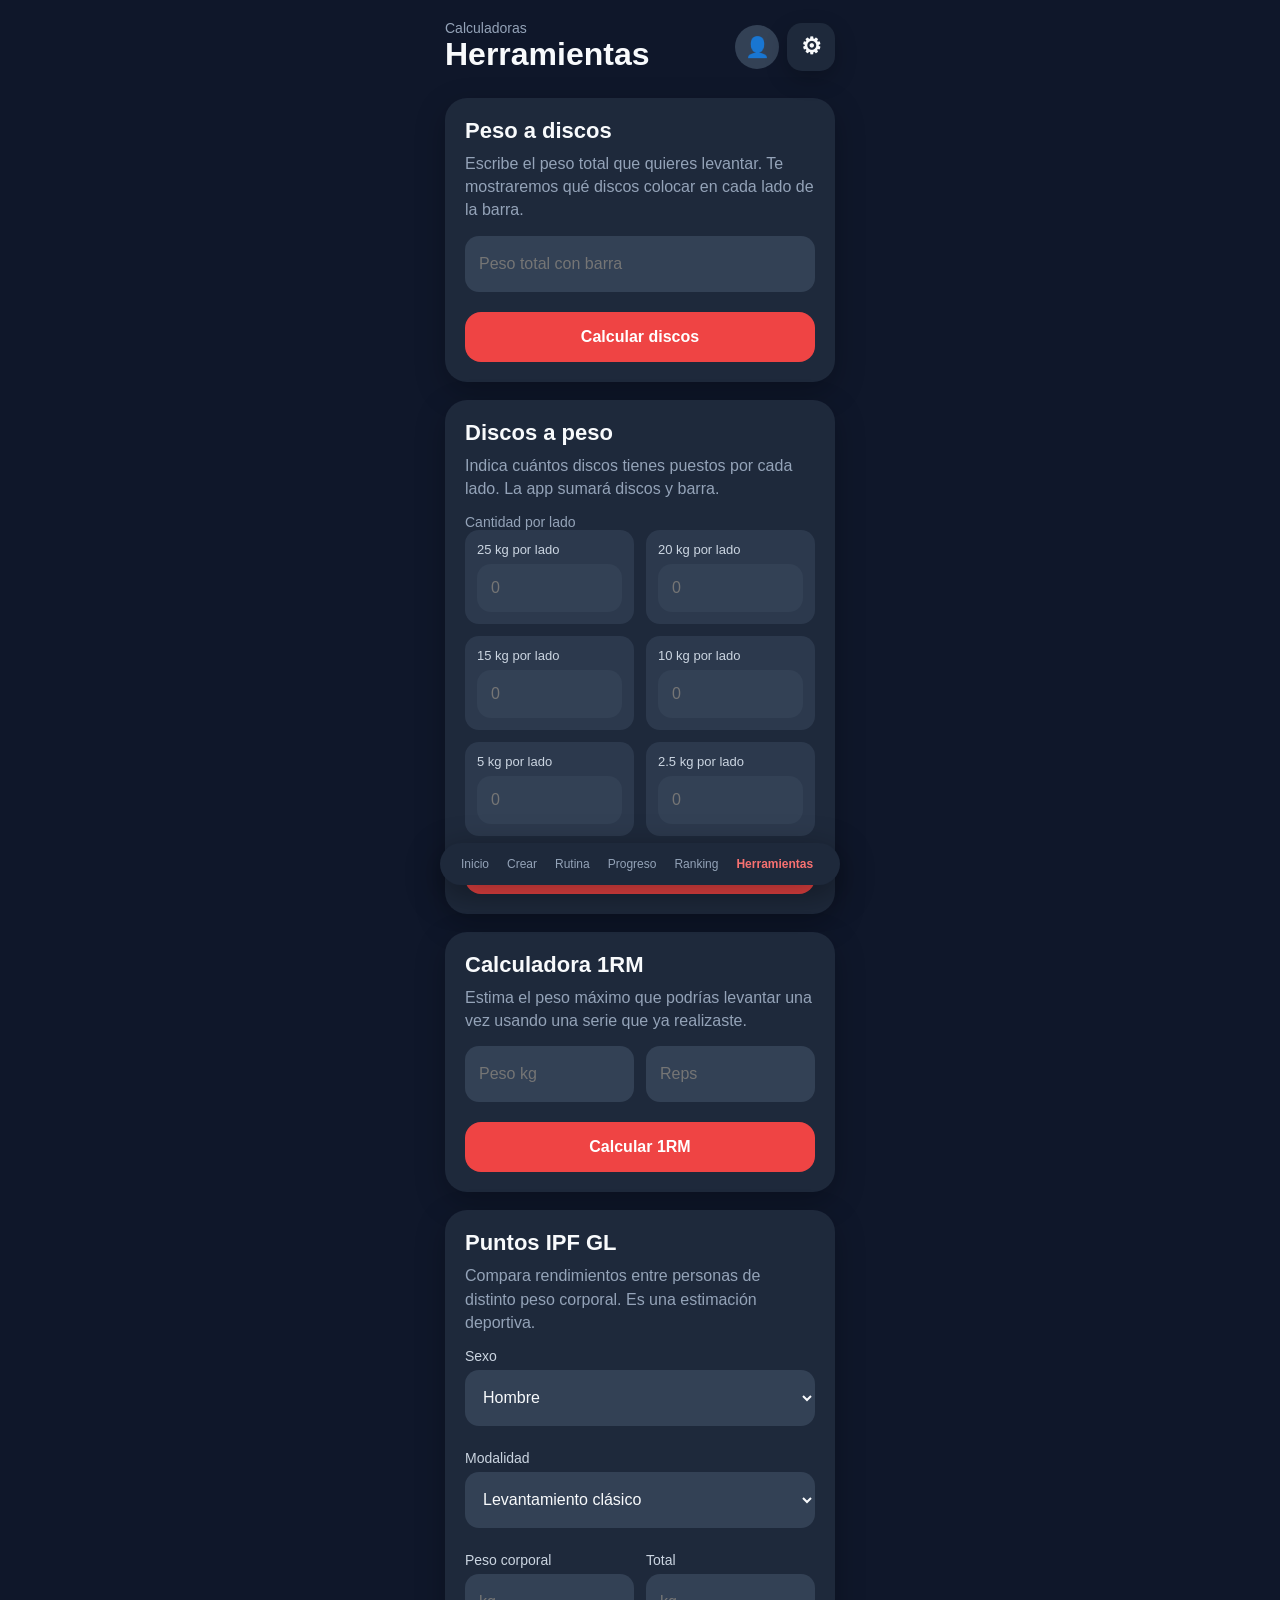
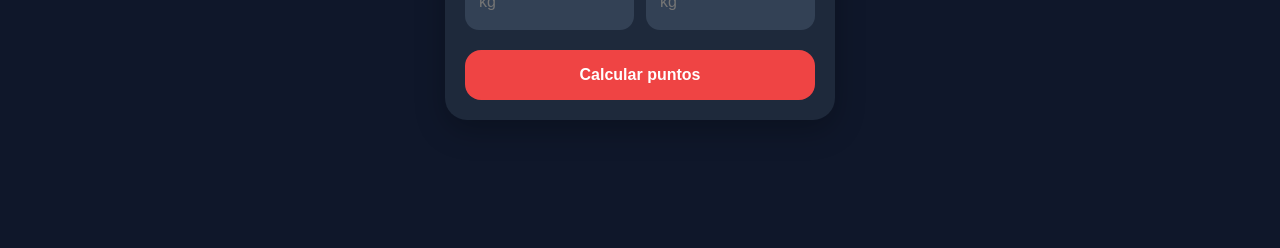
<file: Herramientas.html>
<!DOCTYPE html>
<html lang="es">
<head>
  <meta charset="UTF-8">
  <meta name="viewport" content="width=device-width, initial-scale=1.0">
  <title>The Gym Base | Herramientas</title>
  <link rel="stylesheet" href="style.css?v=19">
  <link rel="manifest" href="manifest.json">
  <meta name="theme-color" content="#0f172a">
  <link rel="apple-touch-icon" href="icons/icon-192.png">
  <link rel="icon" type="image/png" href="icons/icon-192.png">
</head>
<body>
<div id="estadoConexion" class="estado-conexion hidden"></div>
<main class="app">

  <header class="header">
    <div>
      <p class="label">Calculadoras</p>
      <h1>Herramientas</h1>
    </div>
    <div class="header-actions"><a class="profile-link" href="perfil.html" aria-label="Mi usuario">👤</a><button id="abrirAjustes" class="settings-icon" type="button" aria-label="Abrir ajustes" title="Ajustes">⚙</button></div>
  </header>

  <section class="card">
    <h2>Peso a discos</h2><p class="tool-help">Escribe el peso total que quieres levantar. Te mostraremos qué discos colocar en cada lado de la barra.</p>

    <input id="pesoObjetivo" type="number" placeholder="Peso total con barra">
    <button id="calcularDiscos" type="button">Calcular discos</button>

    <div id="resultadoDiscos"></div>
  </section>

  <section class="card">
    <h2>Discos a peso</h2><p class="tool-help">Indica cuántos discos tienes puestos por cada lado. La app sumará discos y barra.</p>

    <p class="label">Cantidad por lado</p>

    <div id="camposDiscosDisponibles" class="plate-count-grid"></div>

    <button id="calcularPeso" type="button">Calcular peso total</button>

    <div id="resultadoPeso"></div>
  </section>

  <section class="card">
    <h2>Calculadora 1RM</h2><p class="tool-help">Estima el peso máximo que podrías levantar una vez usando una serie que ya realizaste.</p>

    <div class="grid">
      <input id="peso1rm" type="number" placeholder="Peso kg">
      <input id="reps1rm" type="number" placeholder="Reps">
    </div>

    <button id="calcular1RM" type="button">Calcular 1RM</button>

    <div id="resultado1RM"></div>
  </section>

  <section class="card">
    <h2>Puntos IPF GL</h2><p class="tool-help">Compara rendimientos entre personas de distinto peso corporal. Es una estimación deportiva.</p>

    <label>Sexo</label>
    <select id="sexoGL" title="Seleccionar sexo">
      <option value="hombre">Hombre</option>
      <option value="mujer">Mujer</option>
    </select>

    <label>Modalidad</label>
    <select id="modalidadGL" title="Seleccionar modalidad">
      <option value="classicPowerlifting">Levantamiento clásico</option>
      <option value="equippedPowerlifting">Levantamiento equipado</option>
      <option value="classicBench">Classic Bench Press</option>
      <option value="equippedBench">Equipped Bench Press</option>
    </select>
<div class="grid">
  <div>
    <label for="pesoCorporalGL">Peso corporal</label>
    <input id="pesoCorporalGL" type="number" placeholder="kg">
  </div>

  <div>
    <label for="totalGL">Total</label>
    <input id="totalGL" type="number" placeholder="kg">
  </div>
</div>

    <button id="calcularGL" type="button">Calcular puntos</button>

    <div id="resultadoGL"></div>
  </section>
  
  <div id="panelAjustes" class="settings-overlay hidden" aria-hidden="true">
    <section class="settings-panel" role="dialog" aria-modal="true" aria-labelledby="tituloAjustes">
      <header class="settings-panel-header">
        <div>
          <p class="label">Preferencias</p>
          <h2 id="tituloAjustes">Ajustes</h2>
        </div>
        <button id="cerrarAjustes" class="settings-close" type="button" aria-label="Cerrar">×</button>
      </header>

      <div class="settings-section">
        <h3>Equipo</h3>
        <label for="ajustePesoBarra">Peso de la barra</label>
        <div class="input-with-unit">
          <input id="ajustePesoBarra" type="number" min="0" step="0.5" value="20">
          <span>kg</span>
        </div>

        <p class="settings-label">Discos disponibles</p>
        <div id="ajustesDiscos" class="settings-plates">
          <label><input type="checkbox" value="25"> 25 kg</label>
          <label><input type="checkbox" value="20"> 20 kg</label>
          <label><input type="checkbox" value="15"> 15 kg</label>
          <label><input type="checkbox" value="10"> 10 kg</label>
          <label><input type="checkbox" value="5"> 5 kg</label>
          <label><input type="checkbox" value="2.5"> 2.5 kg</label>
          <label><input type="checkbox" value="1.25"> 1.25 kg</label>
          <label><input type="checkbox" value="0.5"> 0.5 kg</label>
        </div>
      </div>

      <div class="settings-section">
        <h3>Apariencia</h3>
        <p class="settings-label">Tema de la aplicación</p>
        <div class="theme-picker" role="radiogroup" aria-label="Tema">
          <button type="button" class="theme-option" data-theme-value="rojo"><span></span>Rojo</button>
          <button type="button" class="theme-option" data-theme-value="rosa"><span></span>Rosa</button>
          <button type="button" class="theme-option" data-theme-value="azul"><span></span>Azul</button>
          <button type="button" class="theme-option" data-theme-value="morado"><span></span>Morado</button>
          <button type="button" class="theme-option" data-theme-value="verde"><span></span>Verde</button>
        </div>
      </div>


      <div class="settings-section">
        <h3>Unidades</h3>
        <p class="settings-label">Unidad principal</p>
        <div class="unit-picker">
          <label><input type="radio" name="unidadPreferida" value="kg"> Kilogramos (kg)</label>
          <label><input type="radio" name="unidadPreferida" value="lb"> Libras (lb)</label>
        </div>
        <p class="settings-hint">Los datos se conservan internamente y la interfaz los muestra en tu unidad preferida.</p>
      </div>
      <div class="settings-actions">
        <button id="restablecerAjustes" class="secondary-button" type="button">Restablecer</button>
        <button id="guardarAjustes" type="button">Guardar cambios</button>
      </div>
    </section>
  </div>


 <nav class="bottom-nav">
    <a href="inicio.html">Inicio</a>
    <a href="crear.html">Crear</a>
    <a href="rutina.html">Rutina</a>
    <a href="progreso.html">Progreso</a>
    <a href="ranking.html">Ranking</a><a href="Herramientas.html" class="active">Herramientas</a>
  </nav>

</main>

<script src="dialog.js"></script>
<script type="module" src="js/pages/herramientas-page.js"></script>
<script src="conexion.js" defer></script>
<script src="pwa.js" defer></script>
</body>
</html>
</file>
<file: style.css>
* {
  box-sizing: border-box;
  margin: 0;
  padding: 0;
  font-family: Arial, sans-serif;
}

body {
  background: #0f172a;
  color: #f8fafc;
}

.app {
  max-width: 430px;
  min-height: 100vh;
  margin: auto;
  padding: 20px;
  padding-bottom: 90px;
}

.header {
  display: flex;
  justify-content: space-between;
  align-items: center;
  margin-bottom: 25px;
}

.label {
  color: #94a3b8;
  font-size: 14px;
}

.header h1 {
  font-size: 32px;
}

.profile {
  width: 48px;
  height: 48px;
  border-radius: 50%;
  background: #ef4444;
  display: grid;
  place-items: center;
  font-weight: bold;
}

.card {
  background: #1e293b;
  border-radius: 22px;
  padding: 20px;
  margin-bottom: 18px;
  box-shadow: 0 10px 30px rgba(0,0,0,0.25);
}

.summary {
  display: flex;
  justify-content: space-between;
  align-items: center;
  background: linear-gradient(135deg, #ef4444, #991b1b);
}

.summary p {
  font-size: 14px;
  opacity: 0.9;
}

.summary h2 {
  font-size: 24px;
}

.summary span {
  background: rgba(255,255,255,0.2);
  padding: 8px 12px;
  border-radius: 20px;
  font-size: 14px;
}

.stats {
  display: grid;
  grid-template-columns: repeat(3, 1fr);
  gap: 12px;
  margin-bottom: 18px;
}

.stat {
  background: #1e293b;
  border-radius: 18px;
  padding: 14px;
  text-align: center;
}

.stat p {
  color: #94a3b8;
  font-size: 12px;
}

.stat h3 {
  font-size: 18px;
  margin-top: 6px;
}

.card h2 {
  margin-bottom: 16px;
  font-size: 22px;
}

form {
  display: flex;
  flex-direction: column;
  gap: 12px;
}

label {
  color: #cbd5e1;
  font-size: 14px;
}

input,
select,
textarea {
  width: 100%;
  border: none;
  outline: none;
  border-radius: 14px;
  padding: 14px;
  background: #334155;
  color: #f8fafc;
  font-size: 16px;
}

textarea {
  min-height: 85px;
  resize: none;
}

.grid {
  display: grid;
  grid-template-columns: 1fr 1fr;
  gap: 12px;
}

button {
  border: none;
  border-radius: 16px;
  padding: 16px;
  background: #ef4444;
  color: white;
  font-size: 16px;
  font-weight: bold;
  margin-top: 8px;
  cursor: pointer;
}

.exercise {
  display: flex;
  justify-content: space-between;
  align-items: center;
  background: #334155;
  padding: 14px;
  border-radius: 16px;
  margin-bottom: 12px;
}

.exercise h3 {
  font-size: 16px;
}

.exercise p {
  color: #cbd5e1;
  font-size: 13px;
  margin-top: 4px;
}

.exercise span {
  background: #0f172a;
  padding: 8px 10px;
  border-radius: 14px;
  font-size: 13px;
  color: #f87171;
}

.bottom-nav {
  position: fixed;
  bottom: 15px;
  left: 50%;
  transform: translateX(-50%);
  width: calc(100% - 30px);
  max-width: 400px;
  background: #1e293b;
  border-radius: 24px;
  padding: 14px;
  display: flex;
  justify-content: space-around;
  box-shadow: 0 10px 35px rgba(0,0,0,0.4);
}

.bottom-nav a {
  color: #94a3b8;
  text-decoration: none;
  font-size: 13px;
}

.bottom-nav .active {
  color: #ef4444;
  font-weight: bold;
}

@media (max-width: 360px) {
  .stats {
    grid-template-columns: 1fr;
  }

  .grid {
    grid-template-columns: 1fr;
  }

  .header h1 {
    font-size: 28px;
  }
}

.empty {
  color: #94a3b8;
  font-size: 14px;
}

.right {
  display: flex;
  flex-direction: column;
  align-items: flex-end;
  gap: 8px;
}

.delete {
  width: 34px;
  height: 34px;
  padding: 0;
  border-radius: 50%;
  background: #991b1b;
  font-size: 22px;
  line-height: 1;
}
.hidden {
  display: none !important;
}

.auth-screen {
  min-height: 100vh;
  background: #0f172a;
  display: flex;
  align-items: center;
  justify-content: center;
  padding: 20px;
  color: white;
}

.auth-card {
  width: 100%;
  max-width: 400px;
  background: #1e293b;
  border-radius: 24px;
  padding: 24px;
}

.auth-card h1 {
  font-size: 32px;
  margin-bottom: 8px;
}

.auth-card p {
  color: #94a3b8;
  margin-bottom: 20px;
}

.tabs {
  display: grid;
  grid-template-columns: 1fr 1fr;
  gap: 10px;
  margin-bottom: 18px;
}

.tabs button {
  background: #334155;
}

.auth-card input {
  margin-bottom: 12px;
}

.logout {
  background: #334155;
  padding: 10px 14px;
  border-radius: 14px;
  font-size: 14px;
}

.page {
  display: none;
}

.active-page {
  display: block;
}

.small-text {
  margin-top: 18px;
  font-size: 14px;
  color: #94a3b8;
  text-align: center;
}

.small-text a {
  color: #ef4444;
  font-weight: bold;
  text-decoration: none;
}

.fake-chart {
  height: 180px;
  display: flex;
  align-items: end;
  gap: 14px;
  padding: 20px;
  background: #334155;
  border-radius: 18px;
}

.fake-chart div {
  flex: 1;
  background: #ef4444;
  border-radius: 12px 12px 0 0;
}

.profile-big {
  width: 90px;
  height: 90px;
  border-radius: 50%;
  background: #ef4444;
  display: grid;
  place-items: center;
  font-weight: bold;
  font-size: 28px;
  margin: 0 auto 20px;
}

.profile-info {
  background: #334155;
  padding: 14px;
  border-radius: 14px;
  margin-bottom: 12px;
  color: #cbd5e1;
}

.full {
  width: 100%;
}

.bottom-nav {
  gap: 4px;
}

.bottom-nav a {
  font-size: 12px;
}

.completed {
  border: 1px solid #22c55e;
  background: #14532d;
}

#graficaMaximos {
  width: 100%;
  max-width: 100%;
  background: #334155;
  border-radius: 16px;
  padding: 10px;
  margin-top: 14px;
}

.routine-exercise {
  background: #334155;
  border-radius: 18px;
  padding: 16px;
  margin-bottom: 14px;
  display: block;
}

.routine-top h3 {
  display: flex;
  align-items: center;
  gap: 8px;
  margin-bottom: 4px;
}

.routine-top p {
  color: #cbd5e1;
  font-size: 13px;
}

.routine-number {
  background: #ef4444;
  color: white;
  width: 28px;
  height: 28px;
  border-radius: 50%;
  display: inline-grid;
  place-items: center;
  font-size: 13px;
}

.check {
  margin-left: auto;
  color: #22c55e;
  font-size: 22px;
}

.routine-inputs {
  display: grid;
  grid-template-columns: 1fr;
  gap: 10px;
  margin-top: 14px;
}

.routine-inputs label {
  font-size: 12px;
  color: #cbd5e1;
}

.routine-inputs input {
  margin-top: 5px;
}

.complete-routine {
  width: 100%;
  margin-top: 14px;
}

.routine-exercise.completed {
  border: 2px solid #22c55e;
  background: #1f3b2d;
}

@media (min-width: 430px) {
  .routine-inputs {
    grid-template-columns: repeat(3, 1fr);
  }
}

/* Mejor acomodo de formularios en Herramientas */

.card label {
  display: block;
  margin-top: 12px;
  margin-bottom: 6px;
  color: #cbd5e1;
  font-size: 14px;
}

.card input,
.card select {
  width: 100%;
  height: 56px;
  margin-bottom: 12px;
}

.card button {
  width: 100%;
}

/* Para que los inputs de 2 columnas no se aplasten */
.grid {
  display: grid;
  grid-template-columns: 1fr 1fr;
  gap: 12px;
}

/* En celular muy angosto, una columna */
@media (max-width: 390px) {
  .grid {
    grid-template-columns: 1fr;
  }
}

/* Discos disponibles más ordenados */
.card label:has(input[type="checkbox"]) {
  display: flex;
  align-items: center;
  gap: 12px;
  background: transparent;
  padding: 10px 0;
  border-bottom: 1px solid rgba(255,255,255,0.08);
}

.card input[type="checkbox"] {
  width: 28px;
  height: 28px;
  margin: 0;
  accent-color: #ef4444;
}

/* Evita que la barra inferior tape contenido */
.app {
  padding-bottom: 110px;
}

.estado-conexion {
  position: fixed;
  top: 12px;
  left: 50%;
  transform: translateX(-50%);
  z-index: 9999;

  padding: 9px 16px;
  border-radius: 20px;

  background: #f59e0b;
  color: #0f172a;

  font-size: 13px;
  font-weight: bold;
}

.estado-conexion.online {
  background: #22c55e;
  color: white;
}

.estado-conexion.offline {
  background: #f59e0b;
  color: #0f172a;
}

.hidden {
  display: none !important;
}
.hidden {
  display: none !important;
}

.loading-screen {
  min-height: 100vh;
  display: flex;
  flex-direction: column;
  justify-content: center;
  align-items: center;
  gap: 16px;
  background: #0f172a;
  color: #f8fafc;
}

.loader {
  width: 44px;
  height: 44px;
  border: 4px solid #334155;
  border-top-color: #ef4444;
  border-radius: 50%;
  animation: girar 0.8s linear infinite;
}

@keyframes girar {
  to {
    transform: rotate(360deg);
  }
}
/* =========================================================
   AJUSTES: autenticación separada y gráfica de progreso
   ========================================================= */
.auth-brand {
  width: 70px;
  height: 70px;
  margin: 0 auto 18px;
  border-radius: 22px;
  display: grid;
  place-items: center;
  background: linear-gradient(135deg, #ef4444, #991b1b);
  font-size: 25px;
  font-weight: 800;
}

.auth-card > h1,
.auth-card > p {
  text-align: center;
}

.auth-card form {
  display: flex;
  flex-direction: column;
  gap: 8px;
}

.tabs .tab-active {
  background: #ef4444;
}

.chart-card {
  overflow: hidden;
}

.chart-legend {
  display: flex;
  flex-wrap: wrap;
  gap: 8px 14px;
  margin: 4px 0 12px;
  color: #94a3b8;
  font-size: 12px;
}

.chart-wrap {
  width: 100%;
  overflow-x: auto;
  background: #334155;
  border-radius: 16px;
  padding: 8px;
  -webkit-overflow-scrolling: touch;
}

#graficaMaximos {
  display: block;
  width: 100%;
  min-width: 320px;
  min-height: 300px;
  margin: 0;
  padding: 0;
  background: transparent;
}

.chart-detail {
  margin: 12px 0 4px;
  color: #cbd5e1;
  font-size: 13px;
  text-align: center;
}

.progress-table {
  margin-top: 14px;
}

.table-head,
.table-row {
  display: grid;
  grid-template-columns: 1fr auto;
  gap: 12px;
  padding: 10px 4px;
  border-bottom: 1px solid rgba(255,255,255,.08);
}

.table-head {
  color: #94a3b8;
  font-size: 12px;
}

.table-row {
  color: #cbd5e1;
  font-size: 13px;
}

.table-row strong {
  color: #f8fafc;
}

.progress-summary {
  display: grid;
  gap: 10px;
  color: #cbd5e1;
}

@media (max-width: 390px) {
  .bottom-nav {
    padding: 12px 8px;
  }

  .bottom-nav a {
    font-size: 11px;
  }

  #graficaMaximos {
    min-height: 260px;
  }
}

/* Mejoras v8: creador visual, notas previas y ranking */
.exercise-catalog {
  display: grid;
  grid-template-columns: repeat(2, minmax(0, 1fr));
  gap: 10px;
  margin: 8px 0 16px;
}
.exercise-choice {
  margin: 0;
  min-height: 82px;
  padding: 12px;
  background: #334155;
  display: flex;
  flex-direction: column;
  justify-content: center;
  align-items: center;
  gap: 8px;
  font-size: 13px;
}
.exercise-choice.selected { outline: 2px solid #ef4444; background: #3b2630; }
.exercise-choice-icon {
  width: 38px; height: 38px; border-radius: 12px;
  display: grid; place-items: center; background: #0f172a; color: #f87171;
}
.helper-text { color: #94a3b8; font-size: 12px; margin: -4px 0 12px; }
.routine-preview {
  display: grid; grid-template-columns: 72px 1fr 38px; gap: 12px;
  align-items: center; background: #334155; border-radius: 16px; padding: 10px; margin-bottom: 12px;
}
.routine-preview-info { min-width: 0; }
.routine-preview-info h3 { font-size: 15px; }
.routine-preview-info p { color: #cbd5e1; font-size: 12px; margin-top: 5px; }
.exercise-image {
  width: 72px; height: 72px; object-fit: cover; border-radius: 14px; background: #0f172a;
}
.exercise-image.placeholder { display: grid; place-items: center; font-weight: bold; color: #f87171; }
.routine-main-image { width: 100%; height: 180px; margin-bottom: 14px; }
.previous-note {
  display: flex; flex-direction: column; gap: 4px; margin-top: 12px; padding: 12px;
  border-radius: 14px; background: rgba(15,23,42,.72); color: #cbd5e1; font-size: 12px;
}
.previous-note strong { color: #f8fafc; font-size: 13px; }
.ranking-row {
  display: grid; grid-template-columns: 36px minmax(90px,1fr) auto; gap: 10px;
  align-items: center; padding: 14px 0; border-bottom: 1px solid rgba(255,255,255,.08);
}
.ranking-row:last-child { border-bottom: 0; }
.ranking-position { width: 32px; height: 32px; display: grid; place-items: center; border-radius: 50%; background: #334155; font-weight: bold; }
.ranking-user { display: flex; flex-direction: column; min-width: 0; }
.ranking-user strong { overflow: hidden; text-overflow: ellipsis; }
.ranking-user small { color: #94a3b8; margin-top: 4px; }
.ranking-lifts { grid-column: 2 / 4; display: flex; flex-wrap: wrap; gap: 6px; }
.ranking-lifts span { background: #334155; border-radius: 10px; padding: 5px 8px; font-size: 11px; color: #cbd5e1; }
.ranking-score { grid-column: 3; grid-row: 1; white-space: nowrap; color: #f87171; }
.top-1 .ranking-position { background: #f59e0b; color: #0f172a; }
.top-2 .ranking-position { background: #cbd5e1; color: #0f172a; }
.top-3 .ranking-position { background: #b45309; }
.bottom-nav { overflow-x: auto; justify-content: flex-start; scrollbar-width: none; }
.bottom-nav::-webkit-scrollbar { display: none; }
.bottom-nav a { flex: 0 0 auto; padding: 0 7px; white-space: nowrap; }
@media (min-width: 430px) { .exercise-catalog { grid-template-columns: repeat(3, minmax(0,1fr)); } }

/* Mejoras v9: catálogo administrado, historial desplegable, series dinámicas y temporizador */
.selected-exercise-text {
  margin: 8px 0 14px;
  padding: 10px 12px;
  border-radius: 12px;
  background: rgba(239,68,68,.12);
  color: #fecaca;
  font-size: 13px;
}
.exercise-card-media {
  position: relative;
  width: 64px;
  height: 64px;
  display: grid;
  place-items: center;
  border-radius: 14px;
  overflow: hidden;
  background: #0f172a;
}
.exercise-card-media img {
  width: 100%;
  height: 100%;
  object-fit: cover;
}
.exercise-card-media .exercise-choice-icon {
  width: 100%;
  height: 100%;
  border-radius: 0;
}
.catalog-empty { grid-column: 1 / -1; }
.preview-media { width: 72px; height: 72px; }

.previous-history {
  margin-top: 14px;
  border-radius: 14px;
  background: rgba(15,23,42,.72);
  overflow: hidden;
}
.previous-history summary {
  cursor: pointer;
  list-style: none;
  padding: 13px 14px;
  color: #f8fafc;
  font-size: 13px;
  font-weight: bold;
}
.previous-history summary::-webkit-details-marker { display: none; }
.previous-history summary::after {
  content: "⌄";
  float: right;
  color: #f87171;
}
.previous-history[open] summary::after { content: "⌃"; }
.previous-history-content {
  padding: 0 12px 12px;
  display: grid;
  gap: 9px;
}
.previous-entry {
  padding: 10px;
  border-radius: 12px;
  background: #334155;
  display: flex;
  flex-direction: column;
  gap: 4px;
  font-size: 12px;
  color: #cbd5e1;
}
.previous-entry strong { color: #f8fafc; }
.previous-entry small { color: #94a3b8; }

.series-entry-list {
  display: grid;
  gap: 12px;
  margin-top: 14px;
}
.series-entry {
  border: 1px solid rgba(148,163,184,.22);
  border-radius: 14px;
  padding: 12px;
  min-width: 0;
}
.series-entry legend {
  padding: 0 7px;
  color: #f87171;
  font-weight: bold;
  font-size: 13px;
}
.series-entry-grid {
  display: grid;
  grid-template-columns: repeat(3, minmax(0,1fr));
  gap: 9px;
}
.series-entry-grid input {
  height: 48px;
  margin-bottom: 0;
  padding: 10px;
}
.series-entry-grid label { margin-top: 0; }

.rest-timer-card { position: sticky; top: 10px; z-index: 20; }
.timer-header {
  display: flex;
  align-items: center;
  justify-content: space-between;
  gap: 12px;
}
.timer-header h2 {
  margin: 2px 0 0;
  font-size: 38px;
  font-variant-numeric: tabular-nums;
}
.timer-status {
  padding: 7px 10px;
  border-radius: 999px;
  background: #334155;
  color: #cbd5e1;
  font-size: 12px;
}
.timer-presets,
.timer-adjust {
  display: grid;
  gap: 10px;
  margin-top: 12px;
}
.timer-presets { grid-template-columns: 1fr 1fr; }
.timer-adjust { grid-template-columns: 1fr 1.35fr 1fr; }
.timer-presets button,
.timer-adjust button,
.secondary-button {
  margin: 0;
  padding: 12px 8px;
}
.timer-preset { background: #334155; }
.timer-preset.active { background: #ef4444; }
.secondary-button { background: #475569; }
.routine-image-wrap { width: 100%; }

@media (max-width: 390px) {
  .series-entry-grid { grid-template-columns: 1fr; }
  .timer-adjust { grid-template-columns: 1fr 1.4fr 1fr; }
  .timer-adjust button { font-size: 13px; }
}


/* Casilla de levantamiento equipado en Inicio */
.equipped-check {
  min-height: 56px;
  margin: 12px 0;
  padding: 12px 14px;
  display: flex !important;
  align-items: center;
  gap: 12px;
  border-radius: 14px;
  background: #334155;
  cursor: pointer;
}
.equipped-check input[type="checkbox"] {
  width: 24px;
  height: 24px;
  margin: 0;
  flex: 0 0 auto;
  accent-color: #ef4444;
}
.equipped-check span {
  color: #f8fafc;
  font-size: 14px;
  font-weight: 600;
}

/* Mejoras v11: diálogo propio, PWA e interfaz compacta del temporizador */
.app-dialog {
  width: min(92vw, 390px);
  max-width: 390px;
  padding: 0;
  border: 0;
  border-radius: 24px;
  background: transparent;
  color: #f8fafc;
  box-shadow: 0 24px 80px rgba(0,0,0,.55);
}
.app-dialog::backdrop {
  background: rgba(2,6,23,.72);
  backdrop-filter: blur(5px);
}
.app-dialog-card {
  display: grid;
  grid-template-columns: 46px 1fr;
  gap: 14px;
  padding: 22px;
  border: 1px solid rgba(148,163,184,.15);
  border-radius: 24px;
  background: #1e293b;
}
.app-dialog-icon {
  width: 46px;
  height: 46px;
  display: grid;
  place-items: center;
  border-radius: 15px;
  background: rgba(239,68,68,.16);
  color: #f87171;
  font-size: 24px;
  font-weight: 800;
}
.app-dialog[data-tipo="success"] .app-dialog-icon {
  background: rgba(34,197,94,.16);
  color: #4ade80;
}
.app-dialog[data-tipo="success"] .app-dialog-icon::before { content: "✓"; }
.app-dialog[data-tipo="success"] .app-dialog-icon { font-size: 0; }
.app-dialog[data-tipo="success"] .app-dialog-icon::before { font-size: 23px; }
.app-dialog[data-tipo="warning"] .app-dialog-icon {
  background: rgba(245,158,11,.16);
  color: #fbbf24;
}
.app-dialog-copy h2 {
  margin: 1px 0 7px;
  font-size: 20px;
}
.app-dialog-copy p {
  color: #cbd5e1;
  line-height: 1.5;
  white-space: pre-line;
}
.app-dialog-actions {
  grid-column: 1 / -1;
  display: grid;
  grid-template-columns: repeat(2, minmax(0,1fr));
  gap: 10px;
  margin-top: 4px;
}
.app-dialog-actions button {
  width: 100%;
  margin: 0;
  padding: 13px;
}
.app-dialog-actions button:only-child { grid-column: 1 / -1; }
.dialog-secondary { background: #334155; }

/* El temporizador ya no flota ni tapa contenido. */
.rest-timer-card {
  position: static;
  z-index: auto;
  padding: 16px;
}
.timer-header h2 { font-size: 31px; }
.timer-presets,
.timer-adjust { gap: 8px; margin-top: 9px; }
.timer-presets button,
.timer-adjust button,
.secondary-button {
  min-height: 44px;
  padding: 9px 7px;
  font-size: 14px;
  border-radius: 13px;
}
.timer-adjust { grid-template-columns: .9fr 1.2fr .9fr; }
#reiniciarTemporizador { margin-top: 8px; }
.timer-status { padding: 6px 9px; }

@media (max-width: 390px) {
  .rest-timer-card { padding: 14px; }
  .timer-header h2 { font-size: 29px; }
  .timer-adjust button { font-size: 12px; }
}

/* Crear y editar rutinas v12 */
.create-tabs {
  display: grid;
  grid-template-columns: 1fr 1fr;
  gap: 8px;
  padding: 6px;
  margin-bottom: 18px;
  border-radius: 18px;
  background: #1e293b;
}
.create-tab { margin: 0; padding: 12px; background: transparent; color: #94a3b8; }
.create-tab.active { background: #ef4444; color: #fff; }
.section-heading-row, .edit-exercise-head {
  display: flex;
  align-items: center;
  justify-content: space-between;
  gap: 12px;
}
.small-action, .icon-action, .edit-routine-button {
  width: auto !important;
  margin: 0;
  padding: 10px 13px;
  border-radius: 12px;
}
.icon-action { width: 40px !important; height: 40px; padding: 0; background: #334155; font-size: 24px; }
.editable-routine-card {
  display: flex;
  align-items: center;
  justify-content: space-between;
  gap: 14px;
  padding: 15px;
  margin-top: 11px;
  border-radius: 16px;
  background: #334155;
}
.editable-routine-card h3 { margin-bottom: 5px; }
.editable-routine-card p { color: #94a3b8; font-size: 13px; }
.grouped-exercise-catalog { display: grid; gap: 10px; margin-top: 12px; }
.muscle-group { border: 1px solid rgba(148,163,184,.18); border-radius: 16px; overflow: hidden; background: #273449; }
.muscle-group summary {
  display: flex;
  justify-content: space-between;
  align-items: center;
  padding: 15px;
  cursor: pointer;
  font-weight: 700;
}
.muscle-group summary small { color: #f87171; }
.muscle-exercise-grid {
  display: grid;
  grid-template-columns: repeat(2, minmax(0,1fr));
  gap: 10px;
  padding: 0 12px 12px;
}
.exercise-config { margin-top: 16px; padding-top: 14px; border-top: 1px solid rgba(148,163,184,.16); }
.helper-text { margin: 5px 0 12px; color: #94a3b8; font-size: 13px; line-height: 1.45; }
.planned-series-list { display: grid; gap: 9px; }
.planned-series {
  display: grid;
  grid-template-columns: auto 1fr 1fr auto;
  align-items: end;
  gap: 9px;
  padding: 11px;
  border-radius: 14px;
  background: #334155;
}
.planned-series strong { align-self: center; color: #f8fafc; font-size: 13px; }
.planned-series label { margin: 0; font-size: 11px; }
.planned-series input { height: 43px; margin: 4px 0 0; padding: 8px; }
.remove-series { width: 39px !important; height: 43px; margin: 0; padding: 0; background: #991b1b; }
.series-summary { display: flex; flex-wrap: wrap; gap: 6px; margin-top: 7px; }
.series-summary span { padding: 5px 8px; border-radius: 999px; background: #0f172a; color: #cbd5e1; font-size: 11px; }
.edit-exercise-card { margin-top: 14px; padding: 14px; border-radius: 17px; background: #273449; }
.delete-editor-exercise { width: 38px !important; height: 38px; margin: 0; padding: 0; background: #991b1b; font-size: 21px; }
.add-series { width: 100%; margin-top: 9px; }
.add-exercise-editor { margin-top: 16px; border-radius: 15px; background: #273449; }
.add-exercise-editor summary { padding: 15px; cursor: pointer; font-weight: 700; }
.details-body { padding: 0 12px 12px; }
.editor-actions { display: grid; gap: 10px; margin-top: 16px; }
.danger-button { background: #7f1d1d; }

@media (max-width: 390px) {
  .planned-series { grid-template-columns: 1fr 1fr; }
  .planned-series strong { grid-column: 1 / -1; }
  .remove-series { width: 100% !important; }
}

/* Ajustes y temas v13 */
:root {
  --accent: #ef4444;
  --accent-strong: #b91c1c;
  --accent-soft: rgba(239, 68, 68, .16);
  --accent-text: #f87171;
}
:root[data-theme="rosa"] {
  --accent: #ec4899;
  --accent-strong: #be185d;
  --accent-soft: rgba(236,72,153,.16);
  --accent-text: #f472b6;
}
:root[data-theme="azul"] {
  --accent: #3b82f6;
  --accent-strong: #1d4ed8;
  --accent-soft: rgba(59,130,246,.16);
  --accent-text: #60a5fa;
}
:root[data-theme="morado"] {
  --accent: #8b5cf6;
  --accent-strong: #6d28d9;
  --accent-soft: rgba(139,92,246,.16);
  --accent-text: #a78bfa;
}
:root[data-theme="verde"] {
  --accent: #22c55e;
  --accent-strong: #15803d;
  --accent-soft: rgba(34,197,94,.16);
  --accent-text: #4ade80;
}

/* Sobrescribe el acento principal sin alterar fondos ni legibilidad. */
button:not(.secondary-button):not(.dialog-secondary):not(.settings-close):not(.icon-action):not(.delete):not(.danger-button),
.create-tab.active,
.timer-preset.active,
.routine-number,
.profile {
  background: var(--accent);
}
.summary { background: linear-gradient(135deg, var(--accent), var(--accent-strong)); }
.bottom-nav .active,
.small-text a,
.muscle-group summary small,
.exercise span { color: var(--accent-text); }
input[type="checkbox"] { accent-color: var(--accent); }
.loader { border-top-color: var(--accent); }
#graficaMaximos { accent-color: var(--accent); }

.settings-icon {
  width: 48px;
  height: 48px;
  margin: 0;
  padding: 0;
  display: grid;
  place-items: center;
  border-radius: 15px;
  background: #1e293b !important;
  color: #f8fafc;
  font-size: 23px;
  box-shadow: 0 8px 22px rgba(0,0,0,.22);
}
.settings-summary-card h2 { margin-bottom: 0; }
.settings-overlay {
  position: fixed;
  inset: 0;
  z-index: 10000;
  display: flex;
  justify-content: center;
  align-items: flex-end;
  padding: 16px;
  background: rgba(2,6,23,.75);
  backdrop-filter: blur(5px);
}
.settings-panel {
  width: min(100%, 430px);
  max-height: min(88vh, 760px);
  overflow-y: auto;
  padding: 20px;
  border: 1px solid rgba(148,163,184,.15);
  border-radius: 26px 26px 18px 18px;
  background: #172033;
  box-shadow: 0 28px 80px rgba(0,0,0,.55);
  animation: settingsIn .2s ease-out;
}
@keyframes settingsIn {
  from { opacity: 0; transform: translateY(24px); }
  to { opacity: 1; transform: translateY(0); }
}
.settings-panel-header {
  display: flex;
  align-items: center;
  justify-content: space-between;
  gap: 14px;
  margin-bottom: 18px;
}
.settings-panel-header h2 { margin: 2px 0 0; font-size: 28px; }
.settings-close {
  width: 42px !important;
  height: 42px;
  margin: 0;
  padding: 0;
  border-radius: 50%;
  background: #334155 !important;
  font-size: 26px;
}
.settings-section {
  padding: 16px;
  margin-bottom: 14px;
  border-radius: 18px;
  background: #1e293b;
}
.settings-section h3 { margin-bottom: 12px; }
.settings-label { margin: 10px 0 8px; color: #cbd5e1; font-size: 14px; }
.input-with-unit { position: relative; }
.input-with-unit input { padding-right: 52px; }
.input-with-unit span {
  position: absolute;
  right: 16px;
  top: 50%;
  transform: translateY(-50%);
  color: #94a3b8;
  font-weight: 700;
}
.settings-plates {
  display: grid;
  grid-template-columns: repeat(2, minmax(0,1fr));
  gap: 8px;
}
.settings-plates label {
  min-height: 46px;
  margin: 0 !important;
  padding: 10px !important;
  display: flex !important;
  align-items: center;
  gap: 9px;
  border: 1px solid rgba(148,163,184,.13);
  border-radius: 13px;
  background: #273449 !important;
}
.settings-plates input { width: 22px !important; height: 22px !important; margin: 0 !important; }
.theme-picker {
  display: grid;
  grid-template-columns: repeat(2, minmax(0,1fr));
  gap: 9px;
}
.theme-option {
  min-height: 48px;
  margin: 0;
  padding: 10px 12px;
  display: flex;
  align-items: center;
  justify-content: flex-start;
  gap: 9px;
  border: 2px solid transparent;
  background: #334155 !important;
  color: #e2e8f0;
}
.theme-option span {
  width: 20px;
  height: 20px;
  border-radius: 50%;
  background: #ef4444;
}
.theme-option[data-theme-value="rosa"] span { background: #ec4899; }
.theme-option[data-theme-value="azul"] span { background: #3b82f6; }
.theme-option[data-theme-value="morado"] span { background: #8b5cf6; }
.theme-option[data-theme-value="verde"] span { background: #22c55e; }
.theme-option.selected { border-color: var(--accent); box-shadow: 0 0 0 3px var(--accent-soft); }
.settings-actions { display: grid; grid-template-columns: 1fr 1.4fr; gap: 10px; }
.settings-actions button { margin: 0; }
body.settings-open { overflow: hidden; }

@media (min-width: 700px) {
  .settings-overlay { align-items: center; }
  .settings-panel { border-radius: 26px; }
}

/* Herramientas v14: configuración centralizada */
.plate-count-grid {
  display: grid;
  grid-template-columns: repeat(2, minmax(0, 1fr));
  gap: 12px;
}
.plate-count-field {
  display: grid !important;
  gap: 7px;
  margin: 0 !important;
  padding: 12px;
  border-radius: 14px;
  background: rgba(51, 65, 85, .72);
}
.plate-count-field span { color: #cbd5e1; font-size: 13px; }
.plate-count-field input { margin: 0 !important; height: 48px !important; }
.tool-result { margin-top: 14px; padding: 14px; border-radius: 14px; background: rgba(15,23,42,.55); }
.tool-result h3 { margin: 4px 0 10px; }
@media (max-width: 360px) { .plate-count-grid { grid-template-columns: 1fr; } }

/* v15: perfil, privacidad, ayuda y unidades */
.header-actions{display:flex;align-items:center;gap:8px}.profile-link{width:44px;height:44px;border-radius:50%;display:grid;place-items:center;background:var(--surface-2,#334155);color:#fff;text-decoration:none;font-size:20px}.profile-hero{display:flex;align-items:center;gap:18px}.section-title{margin-top:24px}.privacy-option,.unit-picker label{display:flex!important;align-items:flex-start;gap:12px;padding:14px;border:1px solid rgba(148,163,184,.18);border-radius:14px;margin:8px 0}.privacy-option input,.unit-picker input{width:22px!important;height:22px!important;margin:0!important}.privacy-option span{display:flex;flex-direction:column;gap:4px}.privacy-option small,.settings-hint,.tool-help{color:#94a3b8;line-height:1.45}.tool-help{margin:-8px 0 14px}.exercise-tips{margin:10px 0;background:rgba(15,23,42,.35);border-radius:14px;padding:10px 12px}.exercise-tips summary{cursor:pointer;font-weight:700;color:var(--accent,#ef4444)}.tips-content{padding-top:10px}.tips-content ul{padding-left:20px;display:grid;gap:7px}.settings-hint{font-size:13px;margin-top:8px}@media(max-width:390px){.profile-hero{align-items:flex-start}.bottom-nav a{font-size:10px}}

/* v16: temas con contraste estable y selección de ejercicios legible */
/* El tema modifica solo acentos; las superficies conservan tonos neutros. */
.exercise-choice,
.exercise-choice:hover,
.exercise-choice:focus,
.muscle-exercise-grid .exercise-choice,
.grouped-exercise-catalog .exercise-choice {
  background: #334155 !important;
  color: #f8fafc !important;
  border: 1px solid rgba(148, 163, 184, .20) !important;
  box-shadow: none !important;
}

.exercise-choice:hover,
.exercise-choice:focus-visible {
  background: #3b4a60 !important;
  border-color: rgba(203, 213, 225, .45) !important;
  transform: translateY(-1px);
}

.exercise-choice.selected {
  background: #334155 !important;
  border-color: var(--accent) !important;
  outline: 2px solid var(--accent-soft) !important;
  color: #fff !important;
}

.exercise-choice .exercise-choice-icon,
.exercise-card-media,
.exercise-card-media .exercise-choice-icon {
  background: #1e293b !important;
  color: var(--accent-text) !important;
}

.muscle-group,
.edit-exercise-card,
.add-exercise-editor {
  background: #273449 !important;
}

.muscle-group summary {
  background: transparent !important;
  color: #f8fafc !important;
}

.selected-exercise-text {
  background: #273449 !important;
  color: #e2e8f0 !important;
  border-left: 3px solid var(--accent);
}

/* Selector de temas más limpio: color como muestra, no como fondo completo. */
.theme-picker {
  grid-template-columns: repeat(5, minmax(0, 1fr));
  gap: 8px;
}

.theme-option {
  min-width: 0;
  min-height: 66px;
  padding: 8px 5px;
  flex-direction: column;
  justify-content: center;
  gap: 6px;
  border: 1px solid rgba(148, 163, 184, .22) !important;
  border-radius: 14px;
  background: #273449 !important;
  color: #cbd5e1 !important;
  font-size: 11px;
  box-shadow: none !important;
}

.theme-option:hover,
.theme-option:focus-visible {
  background: #334155 !important;
  border-color: rgba(203, 213, 225, .45) !important;
}

.theme-option span {
  width: 25px;
  height: 25px;
  border: 3px solid rgba(255, 255, 255, .22);
  box-shadow: 0 3px 9px rgba(0,0,0,.22);
}

.theme-option.selected {
  background: #334155 !important;
  border-color: var(--accent) !important;
  box-shadow: 0 0 0 2px var(--accent-soft) !important;
  color: #fff !important;
}

/* Evita que el selector global de botones pinte controles secundarios. */
.theme-option,
.exercise-choice,
.icon-action,
.settings-close,
.dialog-secondary,
.secondary-button {
  background-color: #334155 !important;
}

/* Mensaje de diálogo más claro y compacto. */
.app-dialog-card {
  border: 1px solid rgba(148, 163, 184, .18);
}

.app-dialog[data-tipo="success"] .app-dialog-icon {
  background: rgba(34, 197, 94, .16);
  color: #4ade80;
}

.app-dialog[data-tipo="success"] .app-dialog-icon::before {
  content: "✓";
}

.app-dialog[data-tipo="success"] .app-dialog-icon {
  font-size: 0;
}

.app-dialog[data-tipo="success"] .app-dialog-icon::before {
  font-size: 24px;
}

@media (max-width: 390px) {
  .theme-picker { grid-template-columns: repeat(3, minmax(0, 1fr)); }
  .theme-option { min-height: 62px; }
}

/* v17: evita mostrar simultáneamente imagen y abreviatura */
[hidden] { display: none !important; }
.preview-media {
  position: relative;
  width: 72px;
  height: 72px;
  overflow: hidden;
  border-radius: 14px;
  flex-shrink: 0;
}
.preview-media > .exercise-image {
  position: absolute;
  inset: 0;
  width: 100%;
  height: 100%;
  margin: 0;
}


/* v18: campos de contraseña con botón mostrar/ocultar */
.password-field {
  position: relative;
  width: 100%;
}

.password-field input {
  padding-right: 58px;
  margin-bottom: 0;
}

.password-toggle {
  position: absolute;
  top: 50%;
  right: 7px;
  transform: translateY(-50%);
  width: 44px;
  height: 44px;
  min-height: 44px;
  margin: 0;
  padding: 0;
  display: grid;
  place-items: center;
  border-radius: 12px;
  background: transparent !important;
  color: #cbd5e1;
  box-shadow: none;
  font-size: 18px;
}

.password-toggle:hover,
.password-toggle:focus-visible {
  background: rgba(148, 163, 184, .14) !important;
  outline: 2px solid var(--accent, #ef4444);
  outline-offset: 1px;
}

#loginBox,
#registerBox {
  gap: 10px;
}

.auth-brand {
  letter-spacing: .12em;
  font-size: 13px;
}
</file>
